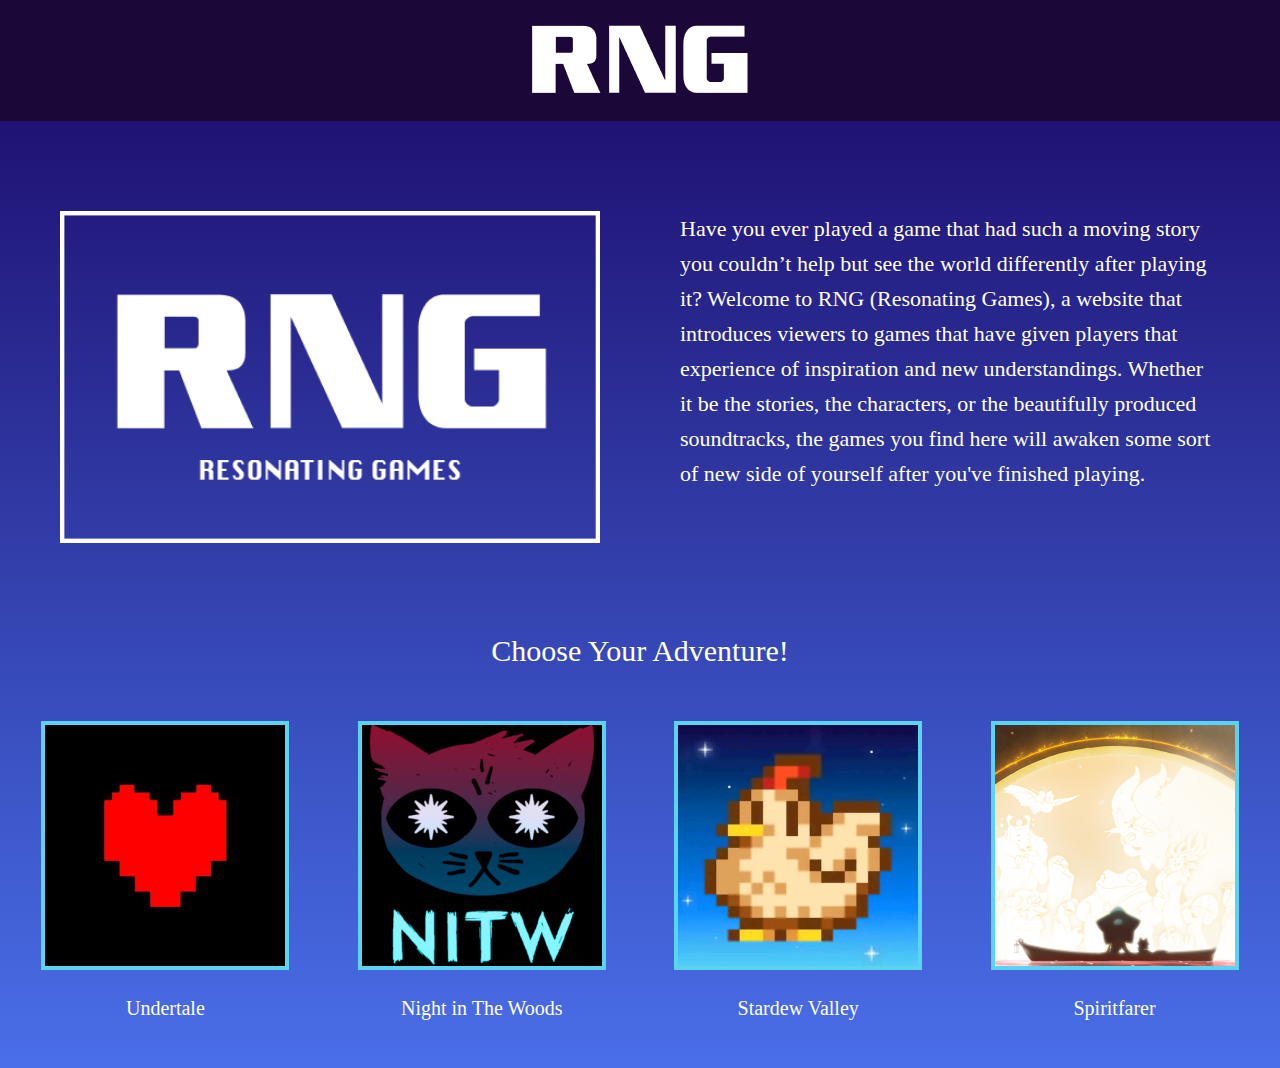
<file: index.html>
<!DOCTYPE html>
<html lang="en">
  <head>
    <meta charset="UTF-8" />
    <meta http-equiv="X-UA-Compatible" content="IE=edge" />
    <meta name="viewport" content="width=device-width, initial-scale=1.0" />
    <link rel="stylesheet" href="meyer-reset.css" />
    <link rel="stylesheet" href="style.css" />
    <title>RNG</title>
  </head>
  <body class="homepage">
    <nav>
      <ul>
        <li>
          <a href="index.html"><img src="images/secondary-logo.png" alt="navbar home link" /></a>
        </li>
      </ul>
    </nav>
    <section class="flex-me">
      <div class="left">
        <img src="images/primary-logo.png" alt="primary logo" />
      </div>
      <div class="right">
        <p>Have you ever played a game that had such a moving story you couldn’t help but see the world differently after playing it? Welcome to RNG (Resonating Games), a website that introduces viewers to games that have given players that experience of inspiration and new understandings. Whether it be the stories, the characters, or the beautifully produced soundtracks, the games you find here will awaken some sort of new side of yourself after you've finished playing.</p>
      </div>
    </section>
    <h2>Choose Your Adventure!</h2>
    <section class="flex-games">
      <div>
        <a href="page01.html"><img class="hover-img" src="images/undertale-icon.png" alt="undertale icon" /></a>
        <h3>Undertale</h3>
      </div>
      <div>
        <a href="page02.html"><img class="hover-img" src="images/nitw-icon.png" alt="nitw icon" /></a>
        <h3>Night in The Woods</h3>
      </div>
      <div>
        <a href="page03.html"><img class="hover-img" src="images/stardew-icon.png" alt="stardew icon" /></a>
        <h3>Stardew Valley</h3>
      </div>
      <div>
        <a href="page04.html"><img class="hover-img" src="images/spiritfarer-icon.png" alt="spiritfarer icon" /></a>
        <h3>Spiritfarer</h3>
      </div>
    </section>
  </body>
</html>
</file>
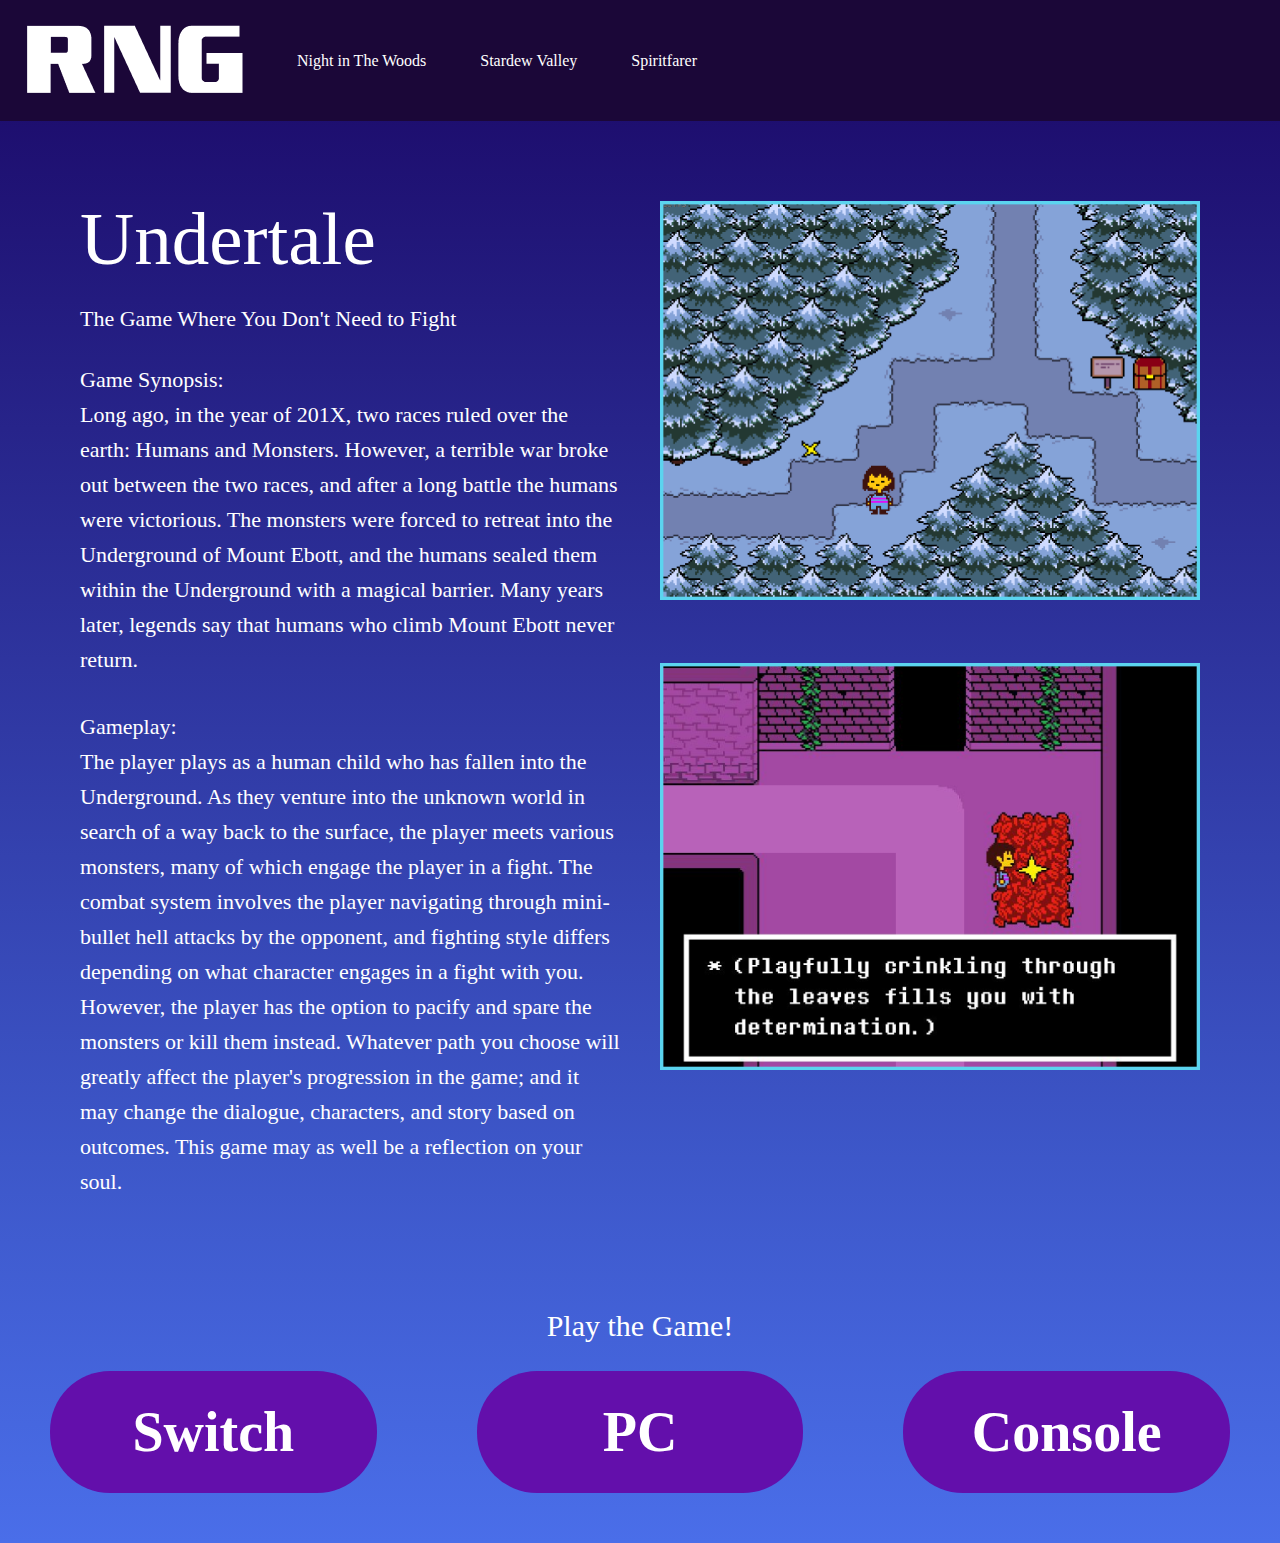
<file: page01.html>
<!DOCTYPE html>
<html lang="en">
  <head>
    <meta charset="UTF-8" />
    <meta http-equiv="X-UA-Compatible" content="IE=edge" />
    <meta name="viewport" content="width=device-width, initial-scale=1.0" />
    <link rel="stylesheet" href="meyer-reset.css" />
    <link rel="stylesheet" href="style.css" />
    <title>Undertale</title>
  </head>
  <body>
    <nav>
      <ul>
        <li>
          <a href="index.html"><img src="images/secondary-logo.png" alt="navbar home link" /></a>
        </li>
        <li><a href="page02.html">Night in The Woods</a></li>
        <li><a href="page03.html">Stardew Valley</a></li>
        <li><a href="page04.html">Spiritfarer</a></li>
      </ul>
    </nav>
    <section class="flex-article">
      <div class="left">
        <h1>Undertale</h1>
        <h4>The Game Where You Don't Need to Fight</h4>
        <article>
          <p>
            Game Synopsis:<br />
            Long ago, in the year of 201X, two races ruled over the earth: Humans and Monsters. However, a terrible war broke out between the two races, and after a long battle the humans were victorious. The monsters were forced to retreat into the Underground of Mount Ebott, and the humans sealed them within the Underground with a magical barrier. Many years later, legends say that humans who climb Mount Ebott never return.
          </p>

          <p>
            Gameplay:<br />
            The player plays as a human child who has fallen into the Underground. As they venture into the unknown world in search of a way back to the surface, the player meets various monsters, many of which engage the player in a fight. The combat system involves the player navigating through mini-bullet hell attacks by the opponent, and fighting style differs depending on what character engages in a fight with you. However, the player has the option to pacify and spare the monsters or kill them instead. Whatever path you choose will greatly affect the player's progression in the game; and it may change the dialogue, characters, and story based on outcomes. This game may as well be a reflection on your soul.
          </p>
        </article>
      </div>
      <div class="right">
        <img src="images/undertale-ss1.png" alt="undertale screenshot 1" />
        <img src="images/undertale-ss2.png" alt="undertale screenshot 2" />
      </div>
    </section>
    <div></div>
    <h2>Play the Game!</h2>
    <section class="button-box">
      <ul class="play">
        <li><a href="https://www.nintendo.com/store/products/undertale-switch/" target="_blank">Switch</a></li>
        <li><a href="https://store.steampowered.com/app/391540/Undertale/" target="_blank">PC</a></li>
        <li><a href="https://undertale.com" target="_blank">Console</a></li>
      </ul>
    </section>
  </body>
</html>
</file>
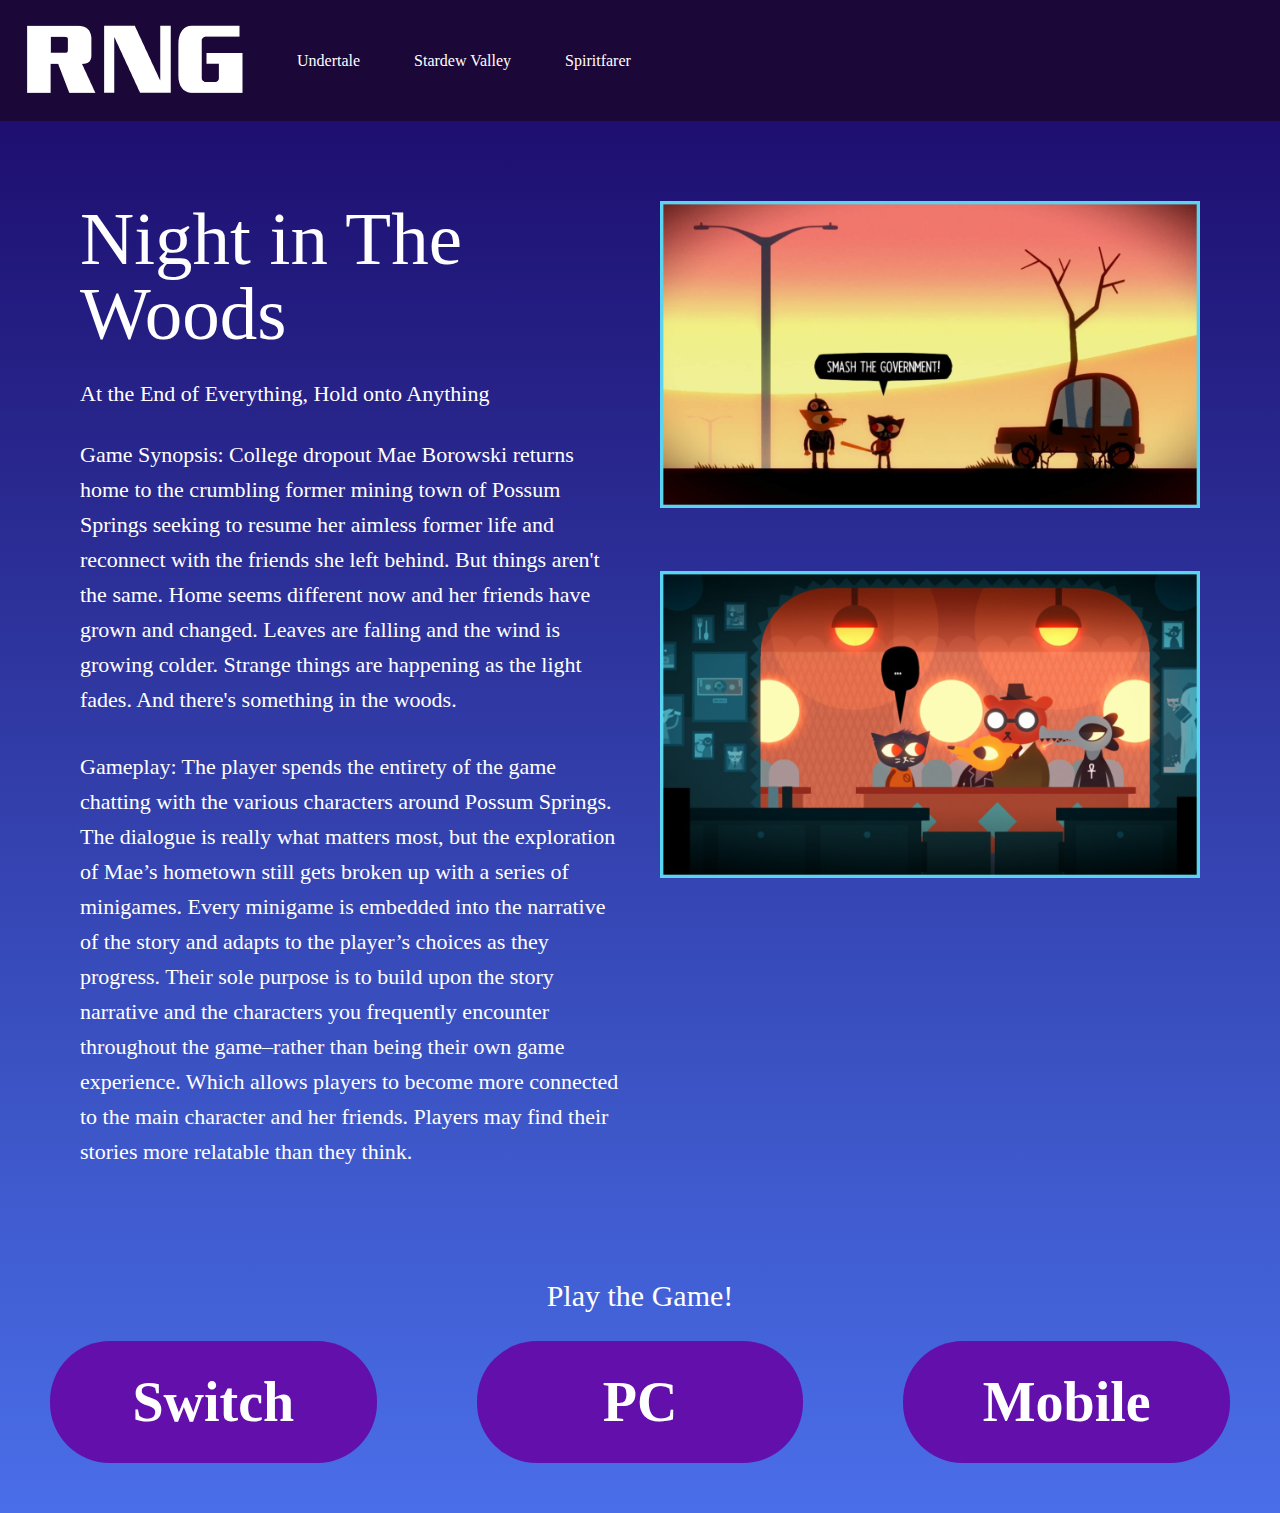
<file: page02.html>
<!DOCTYPE html>
<html lang="en">
  <head>
    <meta charset="UTF-8" />
    <meta http-equiv="X-UA-Compatible" content="IE=edge" />
    <meta name="viewport" content="width=device-width, initial-scale=1.0" />
    <link rel="stylesheet" href="meyer-reset.css" />
    <link rel="stylesheet" href="style.css" />
    <title>Night in the Woods</title>
  </head>
  <body>
    <nav>
      <ul>
        <li>
          <a href="index.html"><img src="images/secondary-logo.png" alt="navbar home link" /></a>
        </li>
        <li><a href="page01.html">Undertale</a></li>
        <li><a href="page03.html">Stardew Valley</a></li>
        <li><a href="page04.html">Spiritfarer</a></li>
      </ul>
    </nav>
    <section class="flex-article">
      <div class="left">
        <h1>Night in The Woods</h1>
        <h4>At the End of Everything, Hold onto Anything</h4>
        <article>
          <p>Game Synopsis: College dropout Mae Borowski returns home to the crumbling former mining town of Possum Springs seeking to resume her aimless former life and reconnect with the friends she left behind. But things aren't the same. Home seems different now and her friends have grown and changed. Leaves are falling and the wind is growing colder. Strange things are happening as the light fades. And there's something in the woods.</p>

          <p>Gameplay: The player spends the entirety of the game chatting with the various characters around Possum Springs. The dialogue is really what matters most, but the exploration of Mae’s hometown still gets broken up with a series of minigames. Every minigame is embedded into the narrative of the story and adapts to the player’s choices as they progress. Their sole purpose is to build upon the story narrative and the characters you frequently encounter throughout the game–rather than being their own game experience. Which allows players to become more connected to the main character and her friends. Players may find their stories more relatable than they think.</p>
        </article>
      </div>
      <div class="right">
        <img src="images/nitw-ss1.png" alt="nitw screenshot 1" />
        <img src="images/nitw-ss2.png" alt="nitw screenshot 2" />
      </div>
    </section>
    <div></div>
    <h2>Play the Game!</h2>

    <section class="button-box">
      <ul class="play">
        <li><a href="https://www.nintendo.com/store/products/night-in-the-woods-switch/" target="_blank">Switch</a></li>
        <li><a href="https://store.steampowered.com/app/481510/Night_in_the_Woods/" target="_blank">PC</a></li>
        <li><a href="https://apps.apple.com/us/app/night-in-the-woods/id1251742577" target="_blank">Mobile</a></li>
      </ul>
    </section>
  </body>
</html>
</file>
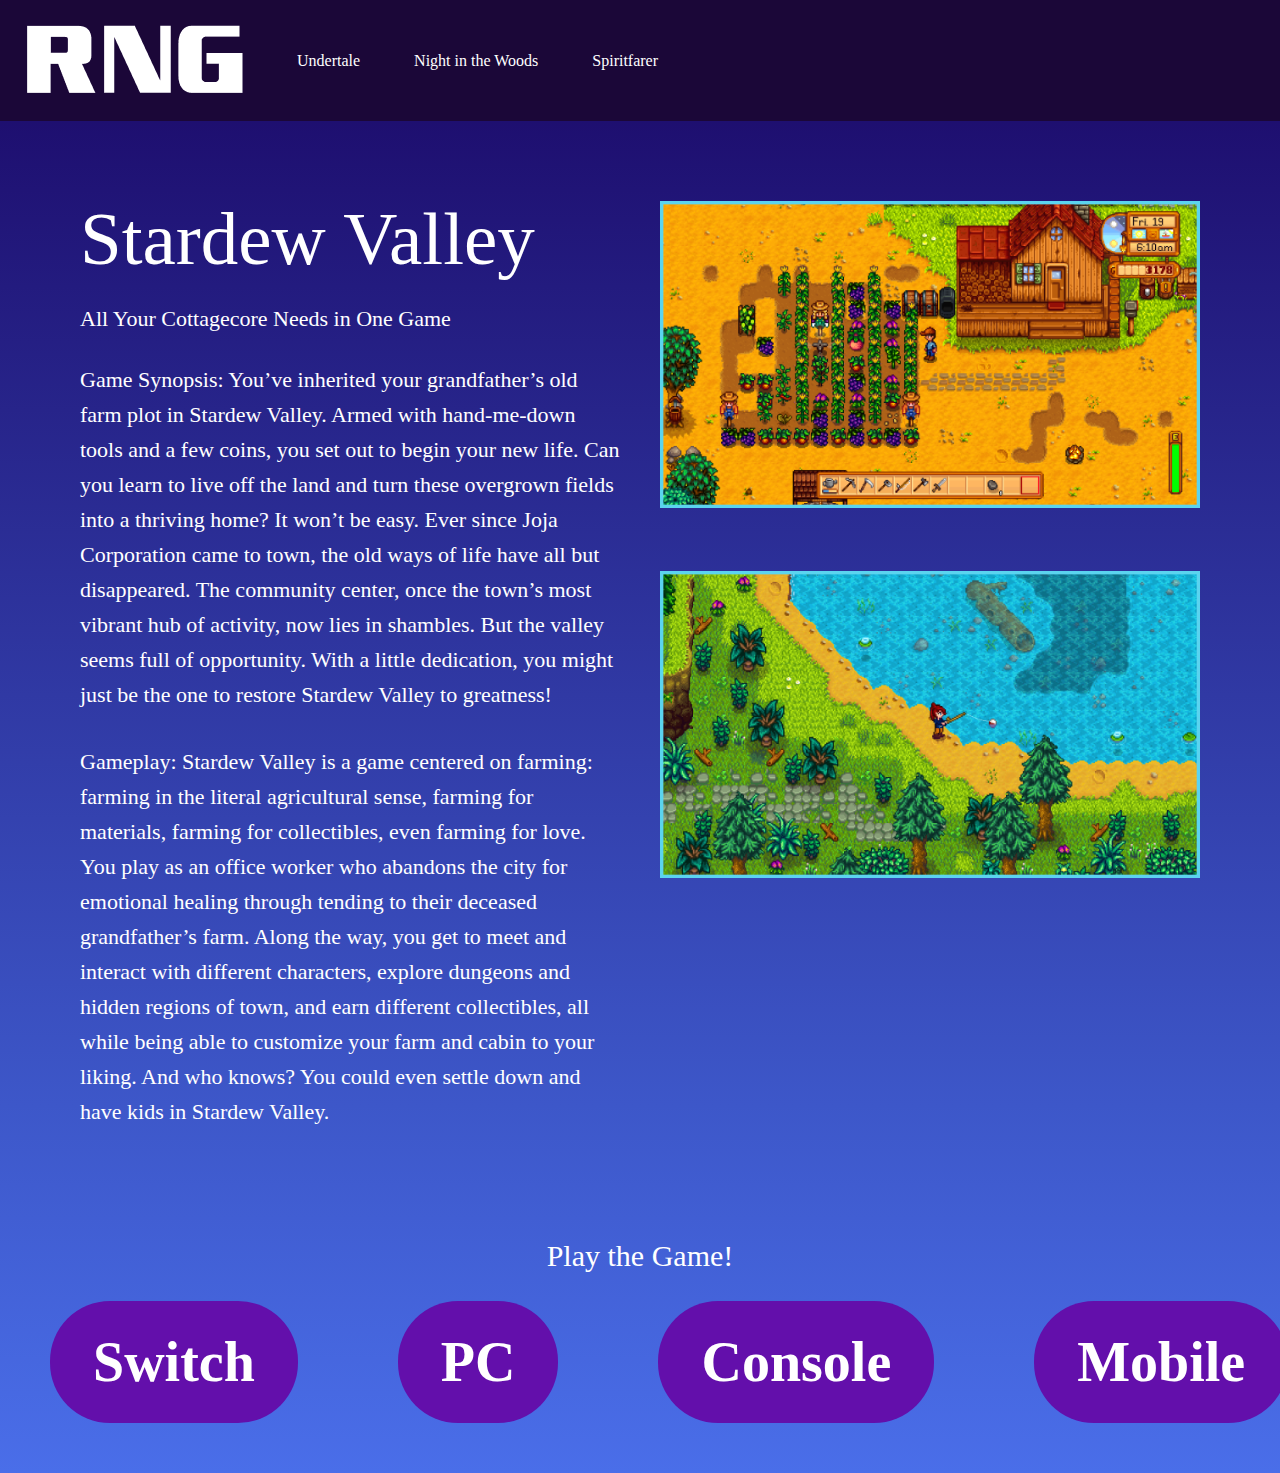
<file: page03.html>
<!DOCTYPE html>
<html lang="en">
  <head>
    <meta charset="UTF-8" />
    <meta http-equiv="X-UA-Compatible" content="IE=edge" />
    <meta name="viewport" content="width=device-width, initial-scale=1.0" />
    <link rel="stylesheet" href="meyer-reset.css" />
    <link rel="stylesheet" href="style.css" />
    <title>Stardew Valley</title>
  </head>
  <body>
    <nav>
      <ul>
        <li>
          <a href="index.html"><img src="images/secondary-logo.png" alt="navbar home link" /></a>
        </li>
        <li><a href="page01.html">Undertale</a></li>
        <li><a href="page02.html">Night in the Woods</a></li>
        <li><a href="page04.html">Spiritfarer</a></li>
      </ul>
    </nav>
    <section class="flex-article">
      <div class="left">
        <h1>Stardew Valley</h1>
        <h4>All Your Cottagecore Needs in One Game</h4>
        <article>
          <p>Game Synopsis: You’ve inherited your grandfather’s old farm plot in Stardew Valley. Armed with hand-me-down tools and a few coins, you set out to begin your new life. Can you learn to live off the land and turn these overgrown fields into a thriving home? It won’t be easy. Ever since Joja Corporation came to town, the old ways of life have all but disappeared. The community center, once the town’s most vibrant hub of activity, now lies in shambles. But the valley seems full of opportunity. With a little dedication, you might just be the one to restore Stardew Valley to greatness!</p>
          <p>Gameplay: Stardew Valley is a game centered on farming: farming in the literal agricultural sense, farming for materials, farming for collectibles, even farming for love. You play as an office worker who abandons the city for emotional healing through tending to their deceased grandfather’s farm. Along the way, you get to meet and interact with different characters, explore dungeons and hidden regions of town, and earn different collectibles, all while being able to customize your farm and cabin to your liking. And who knows? You could even settle down and have kids in Stardew Valley.</p>
        </article>
      </div>
      <div class="right">
        <img src="images/stardew-ss1.png" alt="stardew screenshot 1" />
        <img src="images/stardew-ss2.png" alt="stardew screenshot 2" />
      </div>
    </section>
    <div></div>
    <h2>Play the Game!</h2>
    <section class="button-box">
      <ul class="play">
        <li><a href="https://www.nintendo.com/store/products/stardew-valley-switch/" target="_blank">Switch</a></li>
        <li><a href="https://store.steampowered.com/app/413150/Stardew_Valley/" target="_blank">PC</a></li>
        <li><a href="https://www.xbox.com/en-US/games/store/stardew-valley/c3d891z6tnqm" target="_blank">Console</a></li>
        <li><a href="https://www.xbox.com/en-US/games/store/stardew-valley/c3d891z6tnqm" target="_blank">Mobile</a></li>
      </ul>
    </section>
  </body>
</html>
</file>
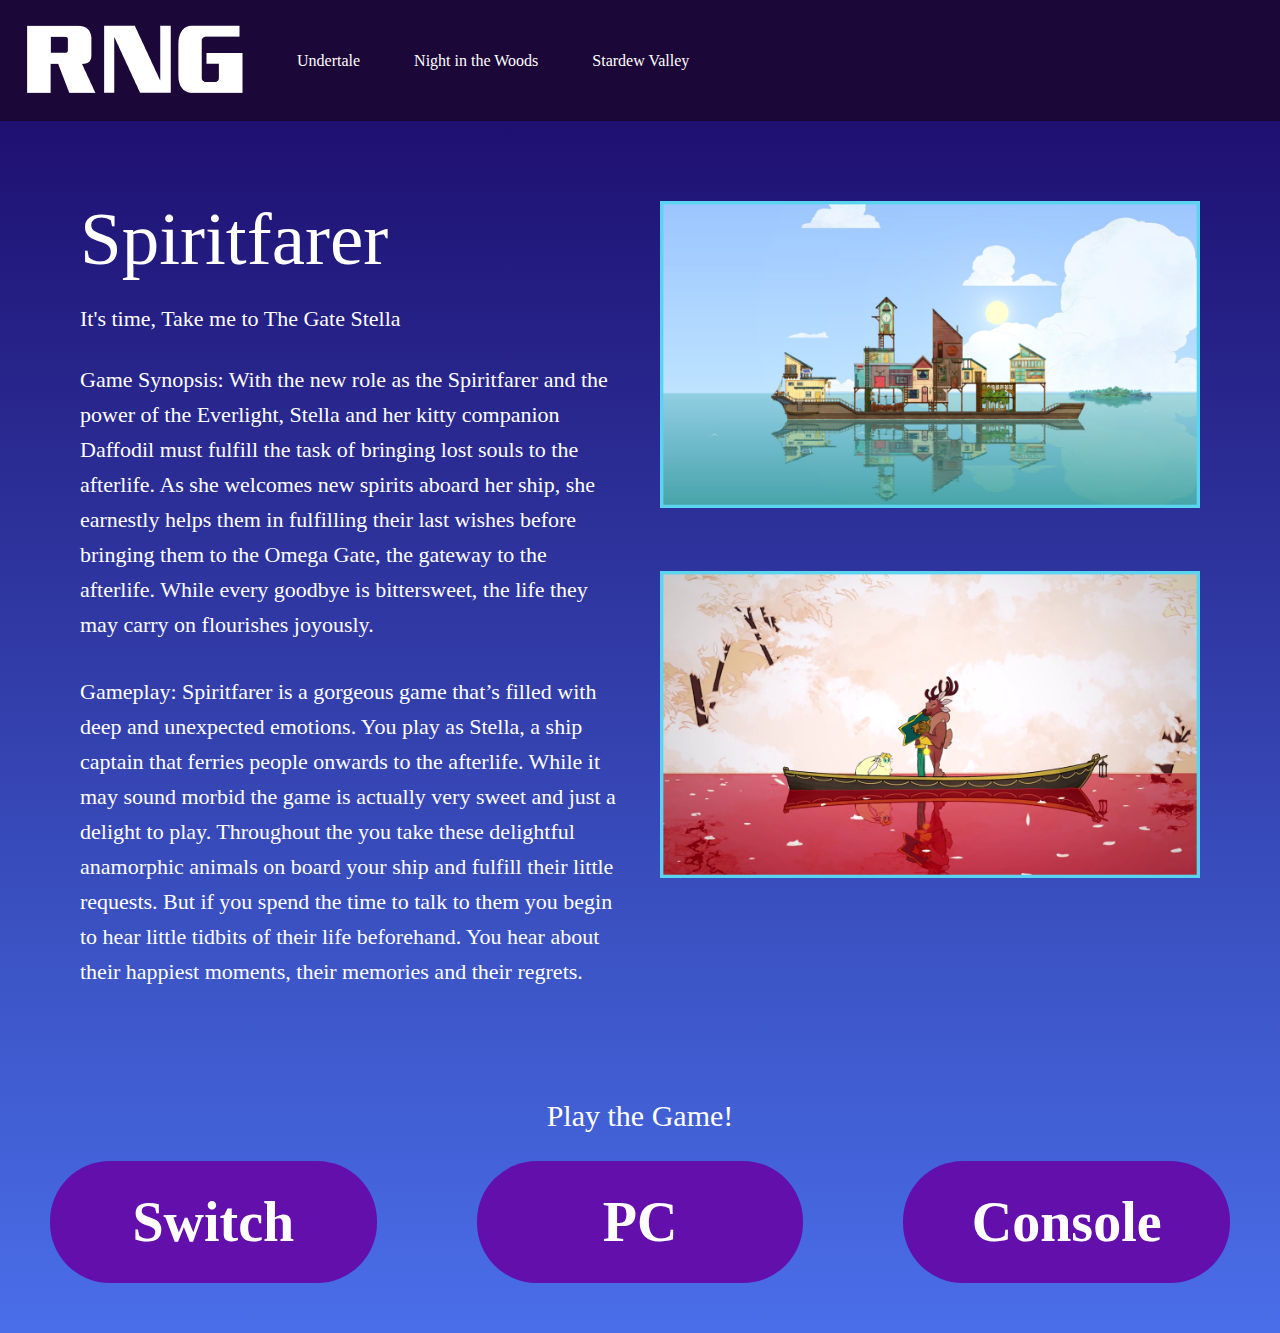
<file: page04.html>
<!DOCTYPE html>
<html lang="en">
  <head>
    <meta charset="UTF-8" />
    <meta http-equiv="X-UA-Compatible" content="IE=edge" />
    <meta name="viewport" content="width=device-width, initial-scale=1.0" />
    <link rel="stylesheet" href="meyer-reset.css" />
    <link rel="stylesheet" href="style.css" />
    <title>Spiritfarer</title>
  </head>
  <body>
    <nav>
      <ul>
        <li>
          <a href="index.html"><img src="images/secondary-logo.png" alt="navbar home link" /></a>
        </li>
        <li><a href="page01.html">Undertale</a></li>
        <li><a href="page02.html">Night in the Woods</a></li>
        <li><a href="page03.html">Stardew Valley</a></li>
      </ul>
    </nav>
    <section class="flex-article">
      <div class="left">
        <h1>Spiritfarer</h1>
        <h4>It's time, Take me to The Gate Stella</h4>
        <article>
          <p>Game Synopsis: With the new role as the Spiritfarer and the power of the Everlight, Stella and her kitty companion Daffodil must fulfill the task of bringing lost souls to the afterlife. As she welcomes new spirits aboard her ship, she earnestly helps them in fulfilling their last wishes before bringing them to the Omega Gate, the gateway to the afterlife. While every goodbye is bittersweet, the life they may carry on flourishes joyously.</p>
          <p>Gameplay: Spiritfarer is a gorgeous game that’s filled with deep and unexpected emotions. You play as Stella, a ship captain that ferries people onwards to the afterlife. While it may sound morbid the game is actually very sweet and just a delight to play. Throughout the you take these delightful anamorphic animals on board your ship and fulfill their little requests. But if you spend the time to talk to them you begin to hear little tidbits of their life beforehand. You hear about their happiest moments, their memories and their regrets.</p>
        </article>
      </div>
      <div class="right">
        <img src="images/spiritfarer-ss1.png" alt="spiritfarer screenshot 1" />
        <img src="images/spiritfarer-ss2.png" alt="spiritfarer screenshot 2" />
      </div>
    </section>
    <div></div>
    <h2>Play the Game!</h2>
    <section class="button-box">
      <ul class="play">
        <li><a href="https://www.nintendo.com/store/products/spiritfarer-switch/" target="_blank">Switch</a></li>
        <li><a href="https://store.steampowered.com/app/972660/Spiritfarer_Farewell_Edition/" target="_blank">PC</a></li>
        <li><a href="https://www.xbox.com/en-us/games/store/spiritfarer-farewell-edition/" target="_blank">Console</a></li>
      </ul>
    </section>
  </body>
</html>
</file>
<file: style.css>
nav ul {
  display: flex;
  background-color: #1b0738;
  align-items: center;
}
.homepage nav ul {
  justify-content: center;
}
a {
  display: block;
  color: white;
  font-family: 'Krungthep';
  text-align: center;
  padding: 25px 27px;
  text-decoration: none;
}
img {
  width: 100%;
}
body {
  background: rgb(26, 6, 101);
  background: linear-gradient(180deg, rgba(26, 6, 101, 1) 0%, rgba(61, 87, 201, 1) 75%, rgba(74, 110, 233, 1) 100%);
  height: 100%;
}
h1 {
  font-family: 'Krungthep';
  font-style: normal;
  font-size: 75px;
  margin-bottom: 32px;
  color: #ffffff;
}
h2 {
  font-family: 'Krungthep';
  font-style: normal;
  font-size: 30px;
  padding-bottom: 30px;
  text-align: center;

  color: #ffffff;
}
h3 {
  font-family: 'Silom';
  font-style: normal;
  font-size: 20px;
  text-align: center;

  color: #ffffff;
}
h4 {
  font-family: 'Krungthep';
  font-style: normal;
  font-size: 22px;
  text-align: left;
  margin-bottom: 32px;

  color: #ffffff;
}
p {
  font-family: 'PT Sans';
  font-style: normal;
  font-weight: 300;
  font-size: 22px;
  line-height: 35px;
  text-align: left;
  margin-bottom: 32px;
  color: #ffffff;
}
article {
  font-family: 'PT Sans';
  font-style: normal;
  font-size: 22px;
  line-height: 28px;
  text-align: left;

  color: #ffffff;
}
.flex-article div {
  flex: 50%;
  margin: 20px;
}
.homepage .flex-me {
  padding: 90px 60px;
}
.homepage .flex-me .left {
  margin-right: 80px;
}
.flex-me {
  display: flex;
}
.flex-me div {
  flex-wrap: wrap;
}

.flex-games {
  padding-bottom: 50px;
  display: flex;
}
.flex-games {
  flex-wrap: 10;
  justify-content: space-evenly;
}
.flex-article {
  padding: 60px;
  display: flex;
}
.flex-article img {
  display: inline-block;
  padding-bottom: 60px;
}
.flex-me div {
  flex: 1;
}

.button-box {
  padding-bottom: 50px;
  width: auto 100%;
}

/* alanna's css buttons */
.play {
  display: flex;
  list-style: none;
  justify-content: space-between;
  width: 100%;
}
.play li {
  flex: 1;
  font-size: 56px;
  font-weight: 700;
  font-family: 'Krungthep';
  background-color: rgba(99, 15, 171, 1);
  border-radius: 60px;
  padding: 8px 16px;
  margin: 0 50px;
}
.play li:hover {
  background-color: rgba(154, 8, 215);
}
.play a {
  text-decoration: none;
  color: #fff;
}
.hover-img:hover {
  border: 5px solid #1ae2ef;
}
</file>
